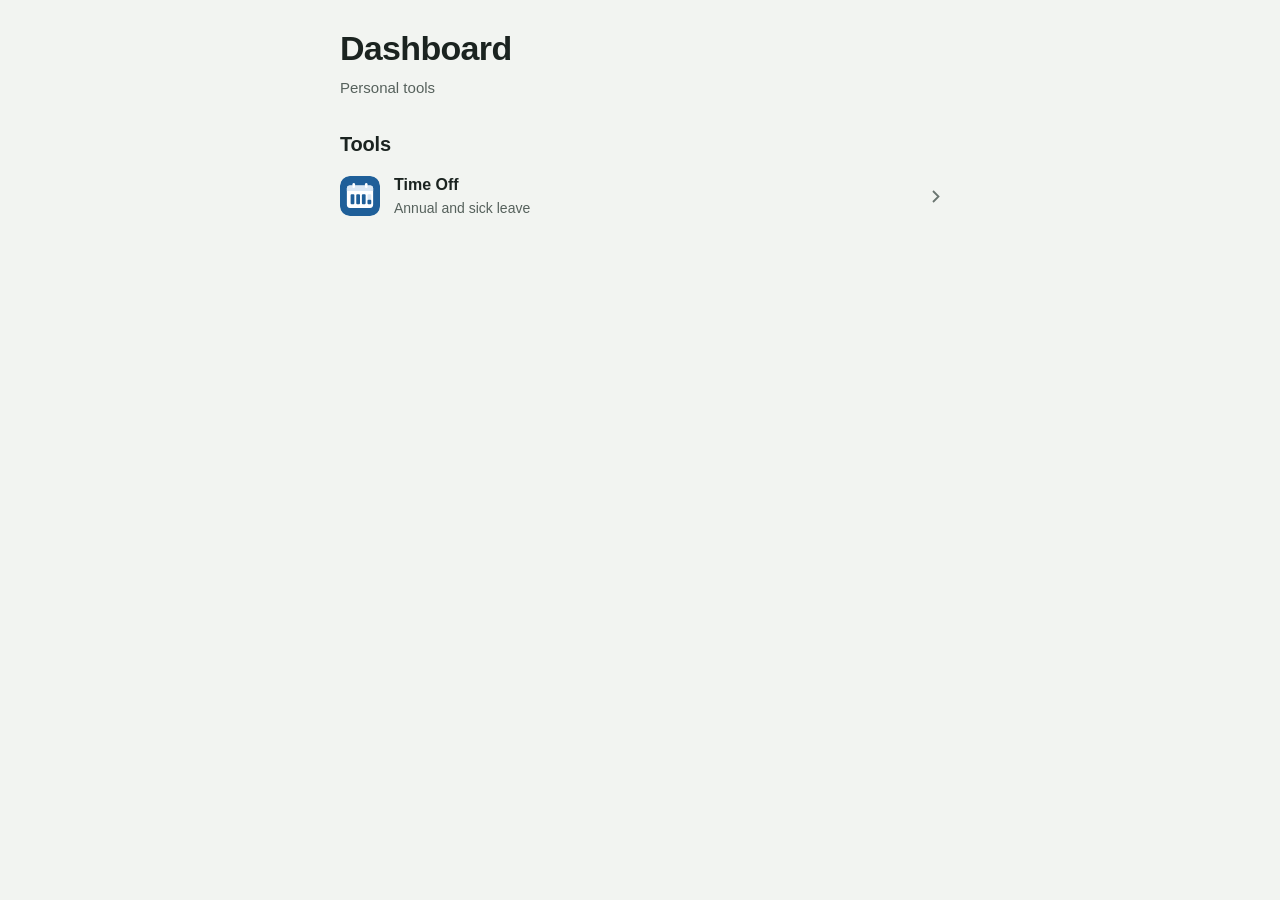
<file: index.html>
<!DOCTYPE html>
<html lang="en">
<head>
<meta charset="utf-8">
<script>
  // Theme before first paint, and an iOS status bar that matches it:
  // dark draws the app under the status bar (white text); light keeps a white bar (dark text).
  (function () {
    var t = 'light';
    try { t = (JSON.parse(localStorage.getItem('nycdep.timeoff.v1')) || {}).theme || 'light'; } catch (e) {}
    var dark = t === 'dark' || (t === 'auto' && window.matchMedia && matchMedia('(prefers-color-scheme: dark)').matches);
    document.documentElement.dataset.theme = t;
    var m = document.createElement('meta'); m.name = 'apple-mobile-web-app-status-bar-style';
    m.content = dark ? 'black-translucent' : 'default'; document.head.appendChild(m);
    var c = document.createElement('meta'); c.name = 'theme-color'; c.id = 'themeColor';
    c.content = dark ? '#15191b' : '#f2f4f1'; document.head.appendChild(c);
  })();
</script>
<meta name="viewport" content="width=device-width, initial-scale=1, maximum-scale=1, user-scalable=no, viewport-fit=cover">
<meta name="apple-mobile-web-app-capable" content="yes">
<meta name="apple-mobile-web-app-title" content="DEP">
<title>NYC DEP Dashboard</title>
<link rel="manifest" href="manifest.webmanifest">
<link rel="icon" href="icons/icon.svg" type="image/svg+xml">
<link rel="apple-touch-icon" href="icons/apple-touch-icon.png">
<link rel="stylesheet" href="assets/app.css">
<style>
  .page { padding-top: calc(var(--safe-t) + 24px); padding-bottom: calc(40px + var(--safe-b)); }
  .sub { color: var(--ink-2); margin: -8px 0 8px; font-size: 15px; }
  .row-sub b { font-weight: 600; }
  .a b { color: var(--annual); } .s b { color: var(--sick); }
  .badge-icon { border-radius: 10px; }
</style>
</head>
<body>
<main class="page">
  <h1 class="large-title">Dashboard</h1>
  <p class="sub">Personal tools</p>

  <h2 class="section-head">Tools</h2>
  <div class="list">
    <a class="row has-icon" href="timeoff/">
      <img class="badge-icon" src="icons/icon.svg" alt="" width="32" height="32">
      <div class="row-main">
        <div class="row-title">Time Off</div>
        <div class="row-sub" id="toSub">Annual and sick leave</div>
      </div>
      <svg class="chev" viewBox="0 0 8 13" aria-hidden="true"><path d="M1 1l5.5 5.5L1 12" fill="none" stroke="currentColor" stroke-width="1.8"/></svg>
    </a>
  </div>
</main>
<script src="timeoff/leave.js"></script>
<script>
  try {
    const S = Leave.load();
    if (S.setupDone || S.uses.length || S.rates.length) {
      const b = Leave.balanceOn(S, Leave.today());
      document.getElementById('toSub').innerHTML =
        `<span class="a"><b>${Leave.fmtDays(b.annual, S.dayMins)}</b> annual days</span> and <span class="s"><b>${Leave.fmtDays(b.sick, S.dayMins)}</b> sick</span>`;
    }
  } catch (e) {}
  if ('serviceWorker' in navigator) {
  const hadController = !!navigator.serviceWorker.controller;
  navigator.serviceWorker.register('sw.js').then(r => r.update()).catch(() => {});
  navigator.serviceWorker.addEventListener('controllerchange', () => { if (hadController && !window.__reloaded) { window.__reloaded = true; location.reload(); } });
}
</script>
</body>
</html>
</file>
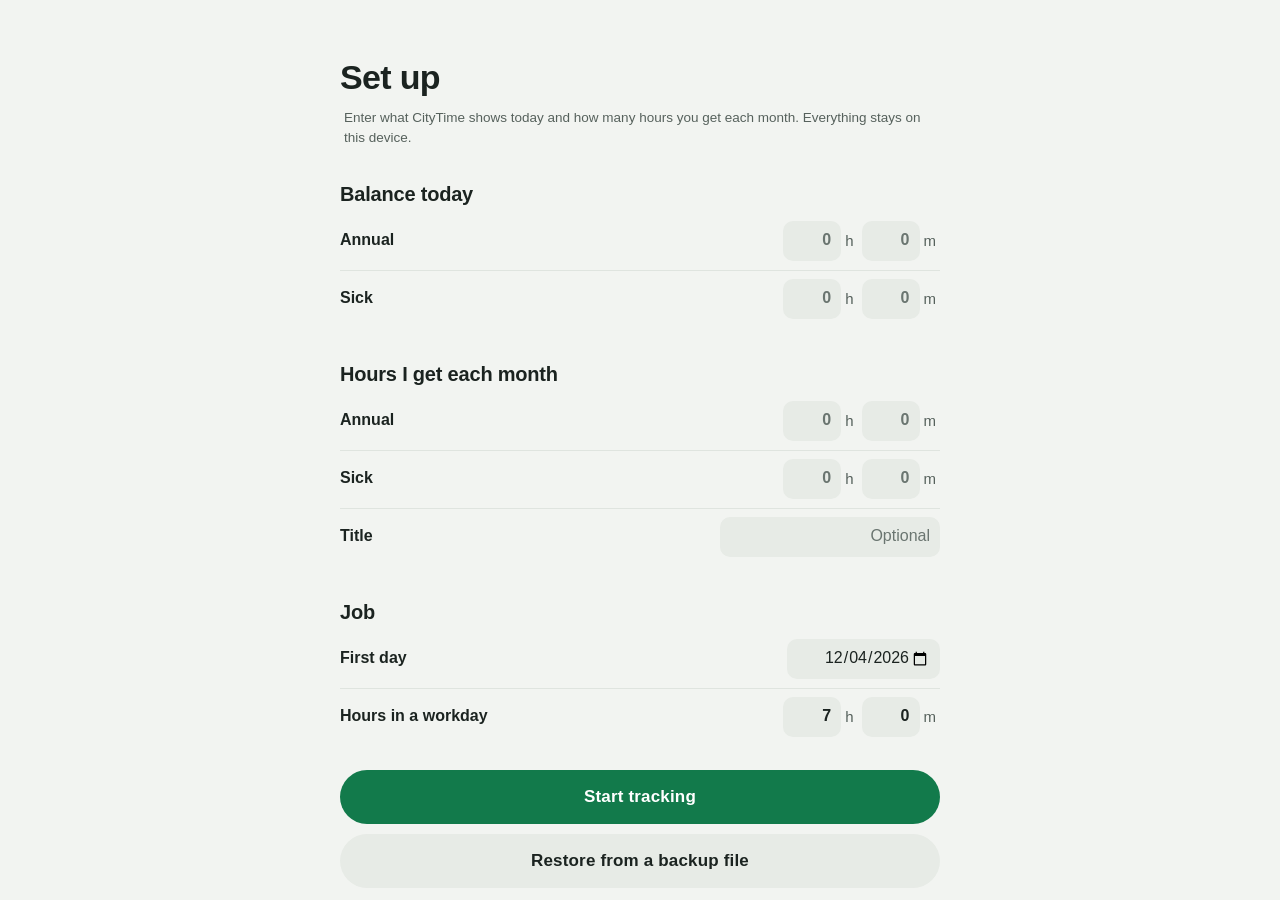
<file: timeoff/index.html>
<!DOCTYPE html>
<html lang="en">
<head>
<meta charset="utf-8">
<script>
  // Theme before first paint, and an iOS status bar that matches it:
  // dark draws the app under the status bar (white text); light keeps a white bar (dark text).
  (function () {
    var t = 'light';
    try { t = (JSON.parse(localStorage.getItem('nycdep.timeoff.v1')) || {}).theme || 'light'; } catch (e) {}
    var dark = t === 'dark' || (t === 'auto' && window.matchMedia && matchMedia('(prefers-color-scheme: dark)').matches);
    document.documentElement.dataset.theme = t;
    var m = document.createElement('meta'); m.name = 'apple-mobile-web-app-status-bar-style';
    m.content = dark ? 'black-translucent' : 'default'; document.head.appendChild(m);
    var c = document.createElement('meta'); c.name = 'theme-color'; c.id = 'themeColor';
    c.content = dark ? '#15191b' : '#f2f4f1'; document.head.appendChild(c);
  })();
</script>
<meta name="viewport" content="width=device-width, initial-scale=1, maximum-scale=1, user-scalable=no, viewport-fit=cover">
<meta name="description" content="Track annual and sick leave.">
<meta name="apple-mobile-web-app-capable" content="yes">
<meta name="mobile-web-app-capable" content="yes">
<meta name="apple-mobile-web-app-title" content="Time Off">
<title>My Time Off</title>
<link rel="manifest" href="../manifest.webmanifest">
<link rel="icon" href="../icons/icon.svg" type="image/svg+xml">
<link rel="apple-touch-icon" href="../icons/apple-touch-icon.png">
<link rel="stylesheet" href="../assets/app.css">
<style>
  .as-of { font-size: 15px; font-weight: 700; color: var(--ink-2); margin: 6px 0 10px; min-height: 21px; }
  .tiles { display: grid; grid-template-columns: 1fr 1fr; gap: 16px; }
  .tile-lbl { font-size: 15px; font-weight: 700; display: flex; align-items: center; gap: 7px; }
  .tile-lbl::before { content: ""; width: 10px; height: 10px; border-radius: 3px; background: var(--c); }
  .tile-num { margin-top: 6px; display: flex; align-items: baseline; gap: 6px; }
  .tile-num span:first-child { font-size: 44px; line-height: 1; font-weight: 800; letter-spacing: -.035em; }
  .tile-num .u { font-size: 16px; font-weight: 700; color: var(--ink-2); }
  .tile-hrs { font-size: 16px; font-weight: 700; color: var(--c); margin-top: 6px; }
  .annual { --c: var(--annual); } .sick { --c: var(--sick); }

  .chart { position: relative; margin: 22px calc(-1 * var(--gutter)) 0; }
  .bar-scroll { position: relative; overflow-x: auto; overflow-y: hidden; padding: 0 var(--gutter); scrollbar-width: none; -webkit-overflow-scrolling: touch;
    -webkit-mask-image: linear-gradient(90deg, transparent 0, #000 16px, #000 calc(100% - 16px), transparent 100%);
            mask-image: linear-gradient(90deg, transparent 0, #000 16px, #000 calc(100% - 16px), transparent 100%); }
  .bar-scroll::-webkit-scrollbar { display: none; }
  .bars { display: flex; gap: 6px; width: max-content; padding-right: 20px; }
  .bar-col { flex: 0 0 40px; display: flex; flex-direction: column; align-items: center; border: 0; background: none; padding: 0; cursor: pointer; color: inherit; font: inherit; }
  .bar-area { position: relative; height: 220px; width: 100%; }
  .bar-fill { position: absolute; bottom: 0; left: 6px; right: 6px; display: flex; flex-direction: column; border-radius: 6px 6px 0 0; overflow: hidden;
    transform-origin: bottom; transition: opacity .2s; }
  .seg { display: block; flex: 0 0 auto; }
  .seg.a { background: var(--annual); box-shadow: inset 0 -2px 0 var(--bg); }
  .seg.s { background: var(--sick); }
  /* future: same solid colors with stripes, so heights read the same as past bars */
  .bar-col.future .seg { background-image: repeating-linear-gradient(135deg, rgba(0,0,0,.28) 0 3px, transparent 3px 8px); }
  /* when a bar is picked, fade the others a little */
  .picking .bar-col:not(.sel) .bar-fill { opacity: .35; }
  .bar-lbl { font-size: 11px; font-weight: 700; color: var(--ink-3); line-height: 1.25; text-align: center; min-height: 58px; padding-top: 8px; }
  .bar-lbl b { display: block; font-size: 13px; color: var(--ink-2); }
  .bar-lbl em { display: block; font-style: normal; font-size: 10px; color: var(--ink-3); }
  .bar-col.now .bar-lbl, .bar-col.sel .bar-lbl, .bar-col.now .bar-lbl b, .bar-col.sel .bar-lbl b { color: var(--ink); }
  .bar-col.use .bar-lbl b::after { content: ""; display: block; width: 4px; height: 4px; border-radius: 50%; background: var(--danger); margin: 2px auto 0; }
  .grow { animation: grow .6s var(--spring) backwards; }
  @keyframes grow { from { transform: scaleY(0); } to { transform: scaleY(1); } }
  .chart-key { display: flex; flex-wrap: wrap; gap: 6px 14px; font-size: 13px; font-weight: 700; color: var(--ink-2); margin-top: 10px; }
  .chart-key span { display: inline-flex; align-items: center; gap: 6px; }
  .chart-key i { width: 10px; height: 10px; border-radius: 3px; }
  @keyframes grow { from { transform: scaleY(0); } to { transform: scaleY(1); } }
  .chart-hint { font-size: 13px; font-weight: 600; color: var(--ink-3); margin: 10px 0 0; }
  .fade-up { animation: viewIn .5s var(--ease) both; }
  .credit-amt { font-weight: 700; color: var(--accent); }
  .actions { display: grid; gap: 10px; margin-top: 24px; }
  .empty { color: var(--ink-2); font-size: 15px; padding: 16px 0; }
  .days-picked { display: grid; grid-template-columns: repeat(7, 1fr); gap: 6px; padding: 4px 0 12px; }
  .days-picked:empty { display: none; }
  .days-picked::-webkit-scrollbar { display: none; }
  .day-chip { height: 56px; min-width: 0; border: 0; border-radius: 14px; background: var(--fill); color: var(--ink-3);
    display: flex; flex-direction: column; align-items: center; justify-content: center; gap: 2px; cursor: pointer; font: inherit;
    transition: transform .15s var(--spring), background-color .2s, color .2s; }
  .day-chip span { font-size: 11px; font-weight: 700; } .day-chip b { font-size: 17px; }
  .day-chip.on { background: var(--accent); color: var(--on-accent); }
  .day-chip:active { transform: scale(.92); }
  .day-chip.wknd:not(.on) { opacity: .55; }
  .time-wrap { display: inline-flex; align-items: center; gap: 6px; }
  .time-wrap input { border: 0; background: var(--fill); border-radius: 10px; min-height: 40px; padding: 0 10px; font-size: 16px; color: var(--ink); min-width: 120px; }
  .clear-x { width: 32px; height: 32px; border: 0; border-radius: 50%; background: transparent; color: var(--ink-3); font-size: 20px; cursor: pointer; }
  .summary { margin-top: 16px; padding: 16px; border-radius: 16px; background: var(--fill); font-size: 14px; color: var(--ink-2); min-height: 20px; }
  .sum-big { font-size: 28px; font-weight: 800; color: var(--ink); letter-spacing: -.02em; display: flex; align-items: baseline; gap: 8px; flex-wrap: wrap; }
  .sum-big span { font-size: 15px; font-weight: 600; color: var(--ink-2); letter-spacing: 0; }
  .sum-sub { margin-top: 6px; line-height: 1.4; }
  .meter { height: 6px; border-radius: 3px; background: var(--fill); margin-top: 8px; overflow: hidden; }
  .meter i { display: block; height: 100%; width: 0; min-width: 3px; border-radius: 3px; background: var(--annual); transition: width .6s var(--ease); }
  .note { font-size: 14px; color: var(--ink-2); margin: 12px 0 0; line-height: 1.45; }
  @media (max-width: 360px) { .big { font-size: 44px; } }
</style>
</head>
<body class="app-scroll">
<div class="scroller" id="scroller">

<header class="appbar" id="appbar">
  <div class="appbar-row">
    <div class="appbar-side"><button class="icon-btn" id="backBtn" hidden aria-label="Back">
      <svg viewBox="0 0 24 24" fill="none" stroke="currentColor" stroke-width="2.2" stroke-linecap="round" stroke-linejoin="round"><path d="M15 5l-7 7 7 7"/></svg><span id="backLabel">Back</span></button></div>
    <div class="appbar-title" id="barTitle">My time off</div>
    <div class="appbar-side end"><button class="icon-btn" id="settingsBtn" aria-label="Settings">
      <svg viewBox="0 0 24 24" width="24" height="24" fill="none" stroke="currentColor" stroke-width="2" stroke-linecap="round" shape-rendering="geometricPrecision"><path d="M4 7h7M17 7h3M4 17h3M13 17h7"/><circle cx="14" cy="7" r="3"/><circle cx="10" cy="17" r="3"/></svg></button></div>
  </div>
</header>

<main class="page">

  <!-- Home -->
  <section id="view-home" data-title="My time off">
    <div class="as-of" id="asOfLine"></div>
    <div class="tiles">
      <div class="tile annual"><div class="tile-lbl">Annual</div><div class="tile-num"><span id="numA">0</span><span class="u">days</span></div><div class="tile-hrs" id="hrsA"></div></div>
      <div class="tile sick"><div class="tile-lbl">Sick</div><div class="tile-num"><span id="numS">0</span><span class="u">days</span></div><div class="tile-hrs" id="hrsS"></div></div>
    </div>

    <div class="chart" id="chart" aria-label="Balance on each deposit date. Swipe for more, tap a bar to see that date."></div>
    <div class="chart-key"><span><i style="background:var(--annual)"></i>Annual (top)</span><span><i style="background:var(--sick)"></i>Sick (bottom)</span><span class="muted">Swipe for more, tap a bar</span></div>

    <div class="actions"><button class="btn" id="logBtn">Log time off</button></div>

    <h2 class="section-head">Deposits</h2>
    <div class="list" id="credits"></div>

    <h2 class="section-head">Time off</h2>
    <ul class="list" id="taken"></ul>
    <p class="section-foot" id="takenFoot" hidden></p>
  </section>

  <!-- Settings menu -->
  <section id="view-settings" data-title="Settings" hidden>
    <h1 class="large-title">Settings</h1>

    <h2 class="section-head">Balance from CityTime</h2>
    <div class="list"><button class="row" id="openBalance"><div class="row-main"><div class="row-title" id="balTitle"></div><div class="row-sub" id="balSub"></div></div>
      <svg class="chev" viewBox="0 0 8 13" aria-hidden="true"><path d="M1 1l5.5 5.5L1 12" fill="none" stroke="currentColor" stroke-width="1.8"/></svg></button></div>
    <p class="section-foot">Update this whenever you check CityTime. Anything before this date is already in that number.</p>

    <h2 class="section-head">Hours I get each month</h2>
    <div class="list" id="rateList"></div>
    <p class="section-foot">Got a new title or a raise in hours? Add it starting the month it changes. Earlier months stay the same.</p>

    <h2 class="section-head">Appearance</h2>
    <div class="segmented" role="group" aria-label="Appearance" id="themeToggle" style="margin-top:12px">
      <span class="thumb" aria-hidden="true"></span>
      <button data-theme="light">Light</button><button data-theme="dark">Dark</button><button data-theme="auto">Auto</button>
    </div>

    <h2 class="section-head">More</h2>
    <div class="list">
      <button class="row" id="openWorkday"><div class="row-main"><div class="row-title">Workday and start date</div><div class="row-sub" id="workSub"></div></div>
        <svg class="chev" viewBox="0 0 8 13" aria-hidden="true"><path d="M1 1l5.5 5.5L1 12" fill="none" stroke="currentColor" stroke-width="1.8"/></svg></button>
      <a class="row" href="#dates"><div class="row-main"><div class="row-title">When hours are added</div></div>
        <svg class="chev" viewBox="0 0 8 13" aria-hidden="true"><path d="M1 1l5.5 5.5L1 12" fill="none" stroke="currentColor" stroke-width="1.8"/></svg></a>
      <button class="row" id="installRow" hidden><div class="row-main"><div class="row-title">Install app</div></div></button>
      <div class="row" id="iosInstallRow" hidden><div class="row-main"><div class="row-title">Add to Home Screen</div><div class="row-sub">In Safari, tap Share, then Add to Home Screen</div></div></div>
      <div class="row" id="storageRow"><div class="row-main"><div class="row-title">Storage</div>
        <div class="row-sub" id="storageSub">Checking...</div>
        <div class="meter" aria-hidden="true"><i id="storageBar"></i></div></div>
        <div class="row-value" id="storageVal"></div></div>
      <button class="row" id="exportBtn"><div class="row-main"><div class="row-title">Export backup</div></div></button>
      <button class="row" id="importBtn"><div class="row-main"><div class="row-title">Import backup</div></div></button>
    </div>
    <p class="section-foot">Saved on this device only. Export a backup now and then.</p>
  </section>

  <!-- Dates -->
  <section id="view-dates" data-title="Schedule" hidden>
    <h1 class="large-title">When hours are added</h1>
    <p class="section-foot" style="margin:0 0 14px">Hours show up on the Saturday the city processes them, from the official 2026 and 2027 schedules. Your first two months (Jul 18 and Aug 15) came later because you were new. Change any date if CityTime shows something different.</p>
    <div class="list" id="dateList"></div>
    <div class="actions"><button class="btn secondary" id="resetDates">Reset dates</button></div>
  </section>

  <!-- First-run setup -->
  <section id="view-setup" data-title="Set up" hidden>
    <h1 class="large-title">Set up</h1>
    <p class="section-foot" style="margin:-6px 4px 0">Enter what CityTime shows today and how many hours you get each month. Everything stays on this device.</p>
    <h2 class="section-head">Balance today</h2>
    <div class="list">
      <div class="field"><span class="label">Annual</span><span class="duration" data-dur="sA"></span></div>
      <div class="field"><span class="label">Sick</span><span class="duration" data-dur="sS"></span></div>
    </div>
    <h2 class="section-head">Hours I get each month</h2>
    <div class="list">
      <div class="field"><span class="label">Annual</span><span class="duration" data-dur="sRA"></span></div>
      <div class="field"><span class="label">Sick</span><span class="duration" data-dur="sRS"></span></div>
      <div class="field"><label for="sTitle">Title</label><input type="text" id="sTitle" placeholder="Optional" maxlength="40" style="text-align:right"></div>
    </div>
    <h2 class="section-head">Job</h2>
    <div class="list">
      <div class="field"><label for="sStart">First day</label><input type="date" id="sStart"></div>
      <div class="field"><span class="label">Hours in a workday</span><span class="duration" data-dur="sDay"></span></div>
    </div>
    <div class="actions"><button class="btn" id="setupSave">Start tracking</button>
      <button class="btn secondary" id="setupImport">Restore from a backup file</button></div>
  </section>
</main>
</div>

<input type="file" id="importFile" accept="application/json,.json" hidden>

<div class="scrim" id="scrim" hidden></div>
<div class="sheet" id="sheet" tabindex="-1" role="dialog" aria-modal="true" aria-labelledby="sheetTitle" hidden>
  <div class="sheet-head">
    <button class="icon-btn" id="sheetCancel">Cancel</button>
    <h2 id="sheetTitle"></h2>
    <span style="flex:0 0 76px"></span>
  </div>
  <div class="sheet-body" id="sheetBody"></div>
</div>

<div class="snackbar" id="snackbar" role="status" aria-live="polite"><span id="snackText"></span><button id="snackAction" hidden>Undo</button></div>

<script src="leave.js"></script>
<script src="app.js"></script>
</body>
</html>
</file>
<file: assets/app.css>
/* NYC DEP Personal Dashboard: shared design tokens and components.
   Flat, high-contrast, one accent at a time. Light by default; dark via data-theme. */
/* Light, "mineral": soft gray-green page instead of stark white; pure white only for raised layers
   (sheets, inputs) so the eye has a bright anchor. Text is softened near-black. */
:root, :root[data-theme="light"] {
  color-scheme: light;
  --bg: #f2f4f1;
  --surface: #ffffff;         /* raised: sheets, segmented thumb, inputs */
  --ink: #1b2320;
  --ink-2: #56615c;           /* 6.0:1 on --bg */
  --ink-3: #6a7570;
  --line: #dfe4df;
  --fill: #e7ebe6;            /* fields, tracks, pressed rows */
  --annual: #127a4b;          /* deep green: 4.9:1 as text, 5.4:1 under white button text */
  --sick: #5753c4;
  --accent: var(--annual);
  --accent-soft: color-mix(in srgb, var(--accent) 12%, transparent);
  --on-accent: #ffffff;
  --warn: #9a5a0b;
  --danger: #c43d3d;
  --scrim: rgba(27, 35, 32, .28);
  --bar: rgba(242, 244, 241, .86);
  --shadow: 0 12px 32px rgba(27, 35, 32, .12);
}
:root[data-theme="dark"] {
    color-scheme: dark;
    --bg: #15191b;            /* cool slate, not black */
    --surface: #1f2528;       /* raised layers are lighter, not shadowed */
    --ink: #e5eae7;           /* off-white, about 87% */
    --ink-2: #a2aca8;
    --ink-3: #75807c;
    --line: #2b3236;
    --fill: #252c2f;
    --annual: #62c99c;        /* softer mint, desaturated so it doesn't glow */
    --sick: #a6a3ef;          /* soft lavender */
    --on-accent: #10201a;
    --warn: #e9b46a; --danger: #ef8a84;
    --scrim: rgba(5, 8, 9, .55); --bar: rgba(21, 25, 27, .86);
    --shadow: 0 12px 32px rgba(0, 0, 0, .35);
}
@media (prefers-color-scheme: dark) {
  :root[data-theme="auto"] {
      color-scheme: dark;
      --bg: #15191b;            /* cool slate, not black */
      --surface: #1f2528;       /* raised layers are lighter, not shadowed */
      --ink: #e5eae7;           /* off-white, about 87% */
      --ink-2: #a2aca8;
      --ink-3: #75807c;
      --line: #2b3236;
      --fill: #252c2f;
      --annual: #62c99c;        /* softer mint, desaturated so it doesn't glow */
      --sick: #a6a3ef;          /* soft lavender */
      --on-accent: #10201a;
      --warn: #e9b46a; --danger: #ef8a84;
      --scrim: rgba(5, 8, 9, .55); --bar: rgba(21, 25, 27, .86);
      --shadow: 0 12px 32px rgba(0, 0, 0, .35);
  }
}
:root {
  --font: -apple-system, BlinkMacSystemFont, "SF Pro Display", "Segoe UI", Roboto, "Helvetica Neue", Arial, sans-serif;
  --tap: 44px;
  --gutter: 20px;
  --ease: cubic-bezier(.2, .8, .2, 1);
  --spring: cubic-bezier(.34, 1.4, .64, 1);
  --safe-t: env(safe-area-inset-top, 0px);
  --safe-b: env(safe-area-inset-bottom, 0px);
  --safe-l: env(safe-area-inset-left, 0px);
  --safe-r: env(safe-area-inset-right, 0px);
}
body.sick-mode { --accent: var(--sick); }

* { box-sizing: border-box; -webkit-tap-highlight-color: transparent; }
html { -webkit-text-size-adjust: 100%; background: var(--bg); touch-action: manipulation; } /* no double-tap zoom */
* { touch-action: manipulation; }
.chart-scroll, .chart-scroll * { touch-action: pan-x pan-y; }
input, select, textarea { font-size: 16px; } /* iOS zooms into inputs under 16px */
body {
  margin: 0; background: var(--bg); color: var(--ink);
  font: 16px/1.4 var(--font); font-feature-settings: "tnum" 1;
  min-height: 100dvh; overscroll-behavior-y: none;
  transition: background-color .3s var(--ease), color .3s var(--ease);
}
button, input, select { font: inherit; color: inherit; }
:focus-visible { outline: 2px solid var(--accent); outline-offset: 2px; border-radius: 8px; }
[hidden] { display: none !important; }

/* App scrolls inside its own container so iOS doesn't show a scroll indicator */
body.app-scroll { height: 100dvh; overflow: hidden; }
.scroller { height: 100dvh; overflow-y: auto; overscroll-behavior-y: contain; -webkit-overflow-scrolling: touch; scrollbar-width: none; }
.scroller::-webkit-scrollbar, .sheet::-webkit-scrollbar { display: none; width: 0; height: 0; }
.sheet { scrollbar-width: none; }

/* ---------- App bar ---------- */
.appbar {
  position: sticky; top: 0; z-index: 20;
  padding: calc(var(--safe-t) + 4px) calc(var(--gutter) - 8px + var(--safe-r)) 4px calc(var(--gutter) - 8px + var(--safe-l));
  background: var(--bg);   /* solid: a frosted (backdrop-filter) bar makes iOS render the icons inside it blurry */
  border-bottom: 1px solid transparent; transition: border-color .2s;
}
.appbar.scrolled { border-bottom-color: var(--line); }
.appbar-row { display: flex; align-items: center; min-height: var(--tap); max-width: 640px; margin: 0 auto; }
.appbar-title { font-size: 17px; font-weight: 700; flex: 1; min-width: 0; text-align: center; white-space: nowrap; overflow: hidden; text-overflow: ellipsis; opacity: 0; transition: opacity .2s; }
.appbar.scrolled .appbar-title { opacity: 1; }
.appbar-side { flex: 0 0 96px; display: flex; }
.appbar-side.end { justify-content: flex-end; }
.large-title { font-size: 34px; line-height: 1.1; font-weight: 800; letter-spacing: -.02em; margin: 6px 0 18px; }

.icon-btn {
  min-width: var(--tap); height: var(--tap); padding: 0 10px; border: 0; border-radius: 22px;
  background: transparent; color: var(--ink); display: inline-flex; align-items: center; justify-content: center; gap: 2px;
  cursor: pointer; font-size: 16px; font-weight: 600; transition: background-color .15s;
}
.icon-btn svg { width: 24px; height: 24px; display: block; flex: 0 0 auto; }
.icon-btn:active { background: var(--fill); }

/* ---------- Page ---------- */
.page {
  max-width: 640px; margin: 0 auto;
  padding: 0 calc(var(--gutter) + var(--safe-r)) calc(48px + var(--safe-b)) calc(var(--gutter) + var(--safe-l));
}
.section-head { font-size: 20px; font-weight: 800; letter-spacing: -.01em; color: var(--ink); margin: 32px 0 4px; }
.section-foot { font-size: 13.5px; color: var(--ink-2); margin: 8px 0 0; line-height: 1.45; }

/* ---------- Lists: flat rows with hairlines ---------- */
.list { margin: 0; padding: 0; list-style: none; }
.list > * { position: relative; }
.list > * + *::before { content: ""; position: absolute; top: 0; left: 0; right: 0; border-top: 1px solid var(--line); pointer-events: none; z-index: 1; }
.row {
  display: flex; align-items: center; gap: 14px; min-height: 60px; padding: 12px 0; position: relative;
  width: 100%; border: 0; background: transparent; text-align: left; text-decoration: none; color: inherit;
}
button.row, a.row { cursor: pointer; transition: transform .15s var(--ease); }
button.row::after, a.row::after { content: ""; position: absolute; inset: 2px -10px; border-radius: 12px; background: var(--fill); opacity: 0; transition: opacity .15s; z-index: -1; }
button.row:active::after, a.row:active::after { opacity: 1; }
button.row:active, a.row:active { transform: scale(.985); }
.row-main { flex: 1; min-width: 0; }
.row-title { font-size: 16px; font-weight: 600; }
.row-sub { font-size: 14px; color: var(--ink-2); margin-top: 2px; }
.row-value { font-size: 16px; white-space: nowrap; text-align: right; font-weight: 600; }
.row-value small { display: block; font-size: 13px; color: var(--ink-2); font-weight: 400; margin-top: 2px; }
.chev { width: 8px; height: 13px; color: var(--ink-3); flex: 0 0 auto; }
.badge-icon { width: 40px; height: 40px; border-radius: 50%; flex: 0 0 auto; display: grid; place-items: center; }
.badge-icon svg { width: 18px; height: 18px; }
.badge-icon.annual { background: color-mix(in srgb, var(--annual) 13%, transparent); color: var(--annual); }
.badge-icon.sick { background: color-mix(in srgb, var(--sick) 13%, transparent); color: var(--sick); }
.badge-icon.neutral { background: var(--fill); color: var(--ink-2); }
.row.action { color: var(--accent); font-weight: 700; justify-content: flex-start; }
.row.destructive { color: var(--danger); font-weight: 600; }
.neg { color: var(--danger) !important; }
.up { color: var(--accent); }

.pill { display: inline-block; font-size: 12px; font-weight: 700; padding: 2px 8px; border-radius: 99px; vertical-align: 2px; margin-left: 4px; }
.pill.est { background: color-mix(in srgb, var(--warn) 14%, transparent); color: var(--warn); }
.pill.official, .pill.now { background: var(--accent-soft); color: var(--accent); }
.pill.edited, .pill.planned { background: color-mix(in srgb, var(--sick) 14%, transparent); color: var(--sick); }
.pill.counted { background: var(--fill); color: var(--ink-2); }

/* ---------- Buttons & fields ---------- */
.btn {
  min-height: 54px; border: 0; border-radius: 999px; padding: 0 24px; cursor: pointer; width: 100%;
  background: var(--accent); color: var(--on-accent); font-size: 17px; font-weight: 700; letter-spacing: .01em;
  transition: transform .18s var(--spring), background-color .3s var(--ease), opacity .15s;
}
.btn:active { transform: scale(.96); }
.btn.secondary { background: var(--fill); color: var(--ink); }
.btn:disabled { opacity: .35; cursor: default; transform: none; }

.field { display: flex; align-items: center; gap: 12px; min-height: 58px; padding: 6px 0; position: relative; }
.field > label, .field > .label { flex: 1; font-size: 16px; font-weight: 600; }
.field input[type=date], .field input[type=month], .field input[type=text], .field select {
  border: 0; background: var(--fill); border-radius: 10px; text-align: right; font-size: 16px; color: var(--ink);
  min-height: 40px; padding: 0 10px; max-width: 62%;
}
.field input[type=text] { text-align: left; }
.field input::placeholder { color: var(--ink-3); }
.duration { display: inline-flex; align-items: center; gap: 4px; color: var(--ink-2); }
.duration input {
  width: 58px; min-height: 40px; text-align: right; border: 0; border-radius: 10px;
  background: var(--fill); padding: 0 10px; font-size: 16px; font-weight: 600; color: var(--ink);
}
.duration span { font-size: 15px; margin-right: 4px; }
input[type=number]::-webkit-inner-spin-button { -webkit-appearance: none; }
input[type=number] { -moz-appearance: textfield; }
input:focus { outline: 2px solid var(--accent); outline-offset: 0; }

/* Segmented control with a sliding thumb */
.segmented { position: relative; display: flex; background: var(--fill); border-radius: 999px; padding: 4px; }
.segmented .thumb {
  position: absolute; top: 4px; bottom: 4px; left: 4px; border-radius: 999px; background: var(--surface);
  box-shadow: 0 1px 4px rgba(0, 0, 0, .12); transition: transform .35s var(--spring), width .35s var(--spring);
}
.segmented button {
  position: relative; z-index: 1; flex: 1; min-height: 38px; border: 0; border-radius: 999px; background: transparent;
  font-size: 15px; font-weight: 700; cursor: pointer; color: var(--ink-2); transition: color .2s;
}
.segmented button[aria-pressed="true"] { color: var(--ink); }

.chips { display: flex; gap: 8px; flex-wrap: wrap; padding: 4px 0 10px; }
.chip {
  min-height: 36px; padding: 0 16px; border-radius: 99px; border: 0; background: var(--fill);
  font-size: 14px; font-weight: 700; cursor: pointer; color: var(--ink); transition: transform .15s var(--spring);
}
.chip:active { transform: scale(.93); }

/* ---------- Bottom sheet ---------- */
.scrim { position: fixed; inset: 0; background: var(--scrim); z-index: 40; opacity: 0; transition: opacity .25s; }
.scrim.open { opacity: 1; }
.sheet {
  position: fixed; left: 0; right: 0; bottom: 0; z-index: 41; max-height: calc(100dvh - var(--safe-t) - 24px);
  background: var(--surface); border-radius: 24px 24px 0 0; overflow-y: auto; box-shadow: var(--shadow);
  padding: 0 calc(var(--gutter) + var(--safe-r)) calc(24px + var(--safe-b)) calc(var(--gutter) + var(--safe-l));
  transform: translateY(100%); transition: transform .42s cubic-bezier(.22, 1.2, .36, 1);
  max-width: 560px; margin: 0 auto;
}
.sheet.open { transform: none; }
.sheet:focus { outline: none; }
.sheet-head { display: flex; align-items: center; min-height: 52px; margin: 6px 0 8px; }
.sheet-head h2 { flex: 1; text-align: center; font-size: 17px; font-weight: 800; margin: 0; }
.sheet-head .icon-btn { flex: 0 0 80px; color: var(--ink-2); font-weight: 600; }
@media (min-width: 640px) {
  .sheet { bottom: auto; top: 50%; border-radius: 24px; transform: translateY(-46%) scale(.97); opacity: 0;
    transition: transform .3s var(--ease), opacity .25s; left: 50%; right: auto; width: 520px; margin-left: -260px; padding-bottom: 24px; }
  .sheet.open { transform: translateY(-50%); opacity: 1; }
}

/* ---------- Snackbar ---------- */
.snackbar {
  position: fixed; left: 50%; bottom: calc(24px + var(--safe-b)); z-index: 50; transform: translate(-50%, 24px) scale(.96);
  display: flex; align-items: center; gap: 12px; min-height: 50px; padding: 4px 6px 4px 18px; max-width: calc(100% - 32px);
  background: var(--ink); color: var(--bg); border-radius: 999px; font-size: 15px; font-weight: 600; white-space: nowrap;
  opacity: 0; pointer-events: none; box-shadow: var(--shadow);
  transition: opacity .2s, transform .35s var(--spring);
}
.snackbar.show { opacity: 1; transform: translate(-50%, 0) scale(1); pointer-events: auto; }
.snackbar button { border: 0; background: transparent; color: var(--accent); font-weight: 800; min-height: 40px; padding: 0 12px; cursor: pointer; }

/* View change */
.view-enter { animation: viewIn .32s var(--ease); }
@keyframes viewIn { from { opacity: 0; transform: translateY(8px); } to { opacity: 1; transform: none; } }

@media (prefers-reduced-motion: reduce) {
  *, *::before, *::after { transition-duration: 1ms !important; animation-duration: 1ms !important; }
}
.field input[type=text]:only-child { max-width: none; flex: 1; }
</file>
